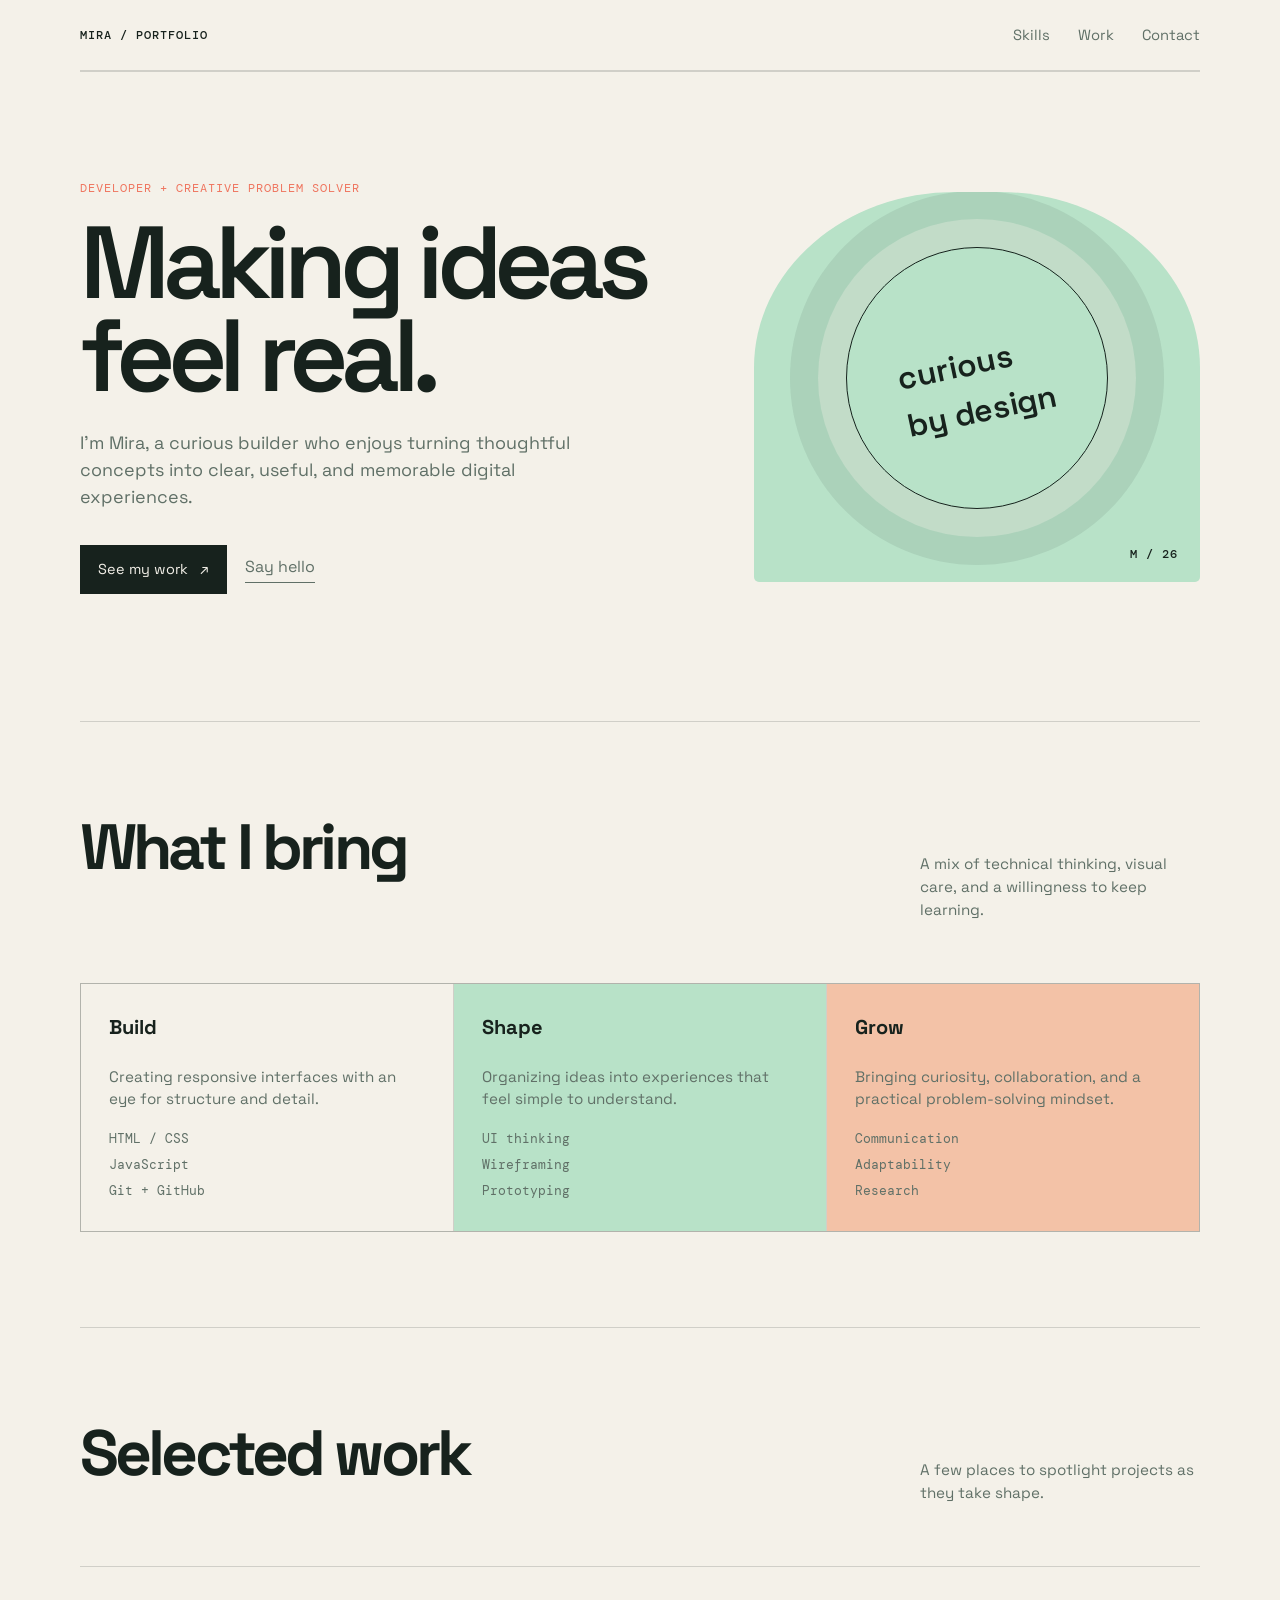
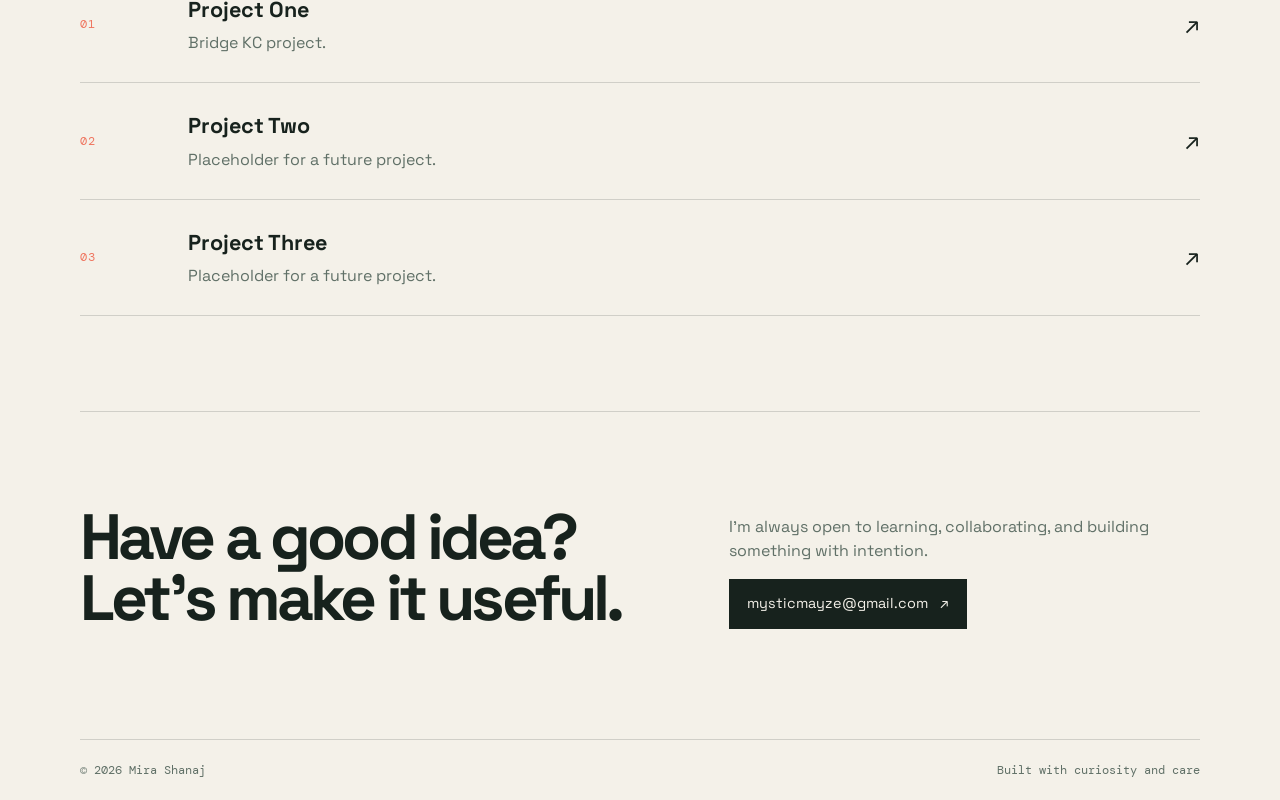
<file: index.html>
<!DOCTYPE html>
<html lang="en">
<head>
    <meta charset="UTF-8">
    <meta name="viewport" content="width=device-width, initial-scale=1.0">
    <meta name="description" content="Mira Shanaj's portfolio: a curious developer building useful digital experiences.">
    <title>Mira Shanaj | Developer Portfolio</title>
    <style>
        @import url('https://fonts.googleapis.com/css2?family=DM+Mono:wght@400;500&family=Space+Grotesk:wght@400;500;600;700&display=swap');

        :root {
            --ink: #17221d;
            --muted: #607067;
            --paper: #f4f1e9;
            --mint: #b8e2c8;
            --coral: #ef755f;
            --line: rgba(23, 34, 29, 0.16);
        }

        * { box-sizing: border-box; }

        html { scroll-behavior: smooth; }

        body {
            margin: 0;
            color: var(--ink);
            background: var(--paper);
            font-family: 'Space Grotesk', sans-serif;
            line-height: 1.5;
        }

        a { color: inherit; text-decoration: none; }

        .shell { width: min(1120px, calc(100% - 40px)); margin: 0 auto; }

        header {
            display: flex;
            align-items: center;
            justify-content: space-between;
            padding: 24px 0;
            border-bottom: 1px solid var(--line);
        }

        .mark, .eyebrow, .project-number {
            font-family: 'DM Mono', monospace;
            font-size: 0.78rem;
            letter-spacing: 0.08em;
            text-transform: uppercase;
        }

        .mark { font-weight: 500; }

        nav { display: flex; gap: 28px; color: var(--muted); font-size: 0.92rem; }
        nav a:hover { color: var(--coral); }

        .hero {
            min-height: 650px;
            display: grid;
            grid-template-columns: 1.15fr 0.85fr;
            align-items: center;
            gap: 70px;
            padding: 90px 0 110px;
        }

        .eyebrow { color: var(--coral); margin: 0 0 18px; }

        h1, h2, h3, p { margin-top: 0; }

        h1 {
            max-width: 700px;
            margin-bottom: 28px;
            font-size: clamp(3.7rem, 8vw, 7.8rem);
            line-height: 0.91;
            letter-spacing: -0.07em;
            font-weight: 600;
        }

        .hero-copy { max-width: 500px; color: var(--muted); font-size: 1.12rem; }

        .actions { display: flex; align-items: center; gap: 18px; margin-top: 34px; }

        .button {
            display: inline-flex;
            align-items: center;
            gap: 12px;
            padding: 13px 17px;
            border: 1px solid var(--ink);
            background: var(--ink);
            color: var(--paper);
            font-size: 0.9rem;
            transition: transform 180ms ease, background 180ms ease;
        }

        .button:hover { transform: translateY(-3px); background: var(--coral); border-color: var(--coral); }
        .text-link { color: var(--muted); border-bottom: 1px solid var(--muted); padding-bottom: 3px; }
        .text-link:hover { color: var(--coral); border-color: var(--coral); }

        .hero-art {
            position: relative;
            min-height: 390px;
            background: var(--mint);
            overflow: hidden;
            border-radius: 45% 45% 5px 5px;
        }

        .hero-art::before {
            content: '';
            position: absolute;
            width: 260px;
            height: 260px;
            top: 55px;
            left: 50%;
            transform: translateX(-50%);
            border: 1px solid var(--ink);
            border-radius: 50%;
            box-shadow: 0 0 0 28px rgba(244, 241, 233, 0.3), 0 0 0 56px rgba(23, 34, 29, 0.08);
        }

        .hero-art::after {
            content: 'M / 26';
            position: absolute;
            right: 22px;
            bottom: 20px;
            font: 500 0.78rem 'DM Mono', monospace;
            letter-spacing: 0.08em;
        }

        .orbit-label { position: absolute; top: 50%; left: 50%; transform: translate(-50%, -50%) rotate(-12deg); font-size: 2rem; font-weight: 600; }

        section { padding: 95px 0; border-top: 1px solid var(--line); }

        .section-heading { display: flex; justify-content: space-between; align-items: baseline; margin-bottom: 46px; }
        h2 { font-size: clamp(2.3rem, 5vw, 4.4rem); line-height: 0.95; letter-spacing: -0.06em; margin-bottom: 0; }
        .section-note { max-width: 280px; color: var(--muted); font-size: 0.95rem; }

        .skills { display: grid; grid-template-columns: repeat(3, 1fr); gap: 1px; background: var(--line); border: 1px solid var(--line); }
        .skill { min-height: 200px; padding: 28px; background: var(--paper); }
        .skill:nth-child(2) { background: var(--mint); }
        .skill:nth-child(3) { background: #f3c2a7; }
        .skill h3 { font-size: 1.25rem; margin-bottom: 24px; }
        .skill p { color: var(--muted); font-size: 0.95rem; }
        .skill ul { list-style: none; margin: 0; padding: 0; color: var(--muted); font: 0.8rem 'DM Mono', monospace; line-height: 2; }

        .projects { display: grid; gap: 0; }
        .project { display: grid; grid-template-columns: 80px 1fr 120px; gap: 28px; align-items: center; padding: 27px 0; border-bottom: 1px solid var(--line); }
        .project:first-child { border-top: 1px solid var(--line); }
        .project-number { color: var(--coral); }
        .project h3 { margin: 0 0 5px; font-size: 1.35rem; }
        .project p { margin: 0; color: var(--muted); }
        .project-arrow { justify-self: end; font-size: 1.5rem; transition: transform 180ms ease; }
        .project:hover .project-arrow { transform: translate(5px, -5px); color: var(--coral); }

        .contact { display: grid; grid-template-columns: 1fr 0.8fr; gap: 60px; align-items: end; padding-bottom: 110px; }
        .contact h2 { max-width: 650px; }
        .contact-copy { color: var(--muted); }
        footer { display: flex; justify-content: space-between; gap: 20px; padding: 22px 0; border-top: 1px solid var(--line); color: var(--muted); font: 0.75rem 'DM Mono', monospace; }

        @media (max-width: 760px) {
            .shell { width: min(100% - 28px, 560px); }
            header { padding: 18px 0; }
            nav { gap: 14px; font-size: 0.8rem; }
            .hero { display: flex; flex-direction: column; align-items: stretch; gap: 48px; padding: 70px 0 80px; }
            h1 { font-size: clamp(3.6rem, 18vw, 6rem); }
            .hero-art { min-height: 280px; }
            section { padding: 70px 0; }
            .section-heading, .contact { display: block; }
            .section-note { margin-top: 18px; }
            .skills { grid-template-columns: 1fr; }
            .skill { min-height: auto; }
            .project { grid-template-columns: 42px 1fr 25px; gap: 12px; }
            .project p { font-size: 0.88rem; }
            .contact-copy { margin: 22px 0 30px; }
            footer { display: block; }
            footer span { display: block; margin-top: 8px; }
        }
    </style>
</head>
<body>
    <div class="shell">
        <header>
            <a class="mark" href="#top">Mira / portfolio</a>
            <nav aria-label="Main navigation">
                <a href="#skills">Skills</a>
                <a href="#work">Work</a>
                <a href="#contact">Contact</a>
            </nav>
        </header>

        <main id="top">
            <section class="hero">
                <div>
                    <p class="eyebrow">Developer + creative problem solver</p>
                    <h1>Making ideas feel real.</h1>
                    <p class="hero-copy">I’m Mira, a curious builder who enjoys turning thoughtful concepts into clear, useful, and memorable digital experiences.</p>
                    <div class="actions">
                        <a class="button" href="#work">See my work <span aria-hidden="true">↗</span></a>
                        <a class="text-link" href="mailto:mysticmayze@gmail.com">Say hello</a>
                    </div>
                </div>
                <div class="hero-art" aria-label="Abstract graphic with the letter M">
                    <div class="orbit-label">curious<br>by design</div>
                </div>
            </section>

            <section id="skills">
                <div class="section-heading">
                    <h2>What I bring</h2>
                    <p class="section-note">A mix of technical thinking, visual care, and a willingness to keep learning.</p>
                </div>
                <div class="skills">
                    <article class="skill">
                        <h3>Build</h3>
                        <p>Creating responsive interfaces with an eye for structure and detail.</p>
                        <ul><li>HTML / CSS</li><li>JavaScript</li><li>Git + GitHub</li></ul>
                    </article>
                    <article class="skill">
                        <h3>Shape</h3>
                        <p>Organizing ideas into experiences that feel simple to understand.</p>
                        <ul><li>UI thinking</li><li>Wireframing</li><li>Prototyping</li></ul>
                    </article>
                    <article class="skill">
                        <h3>Grow</h3>
                        <p>Bringing curiosity, collaboration, and a practical problem-solving mindset.</p>
                        <ul><li>Communication</li><li>Adaptability</li><li>Research</li></ul>
                    </article>
                </div>
            </section>

            <section id="work">
                <div class="section-heading">
                    <h2>Selected work</h2>
                    <p class="section-note">A few places to spotlight projects as they take shape.</p>
                </div>
                <div class="projects">
                    <a class="project" href="https://mirathemystical.github.io/brigde-kc-/" target="_blank" rel="noopener noreferrer"><span class="project-number">01</span><span><h3>Project One</h3><p>Bridge KC project.</p></span><span class="project-arrow" aria-hidden="true">↗</span></a>
                    <a class="project" href="#contact"><span class="project-number">02</span><span><h3>Project Two</h3><p>Placeholder for a future project.</p></span><span class="project-arrow" aria-hidden="true">↗</span></a>
                    <a class="project" href="#contact"><span class="project-number">03</span><span><h3>Project Three</h3><p>Placeholder for a future project.</p></span><span class="project-arrow" aria-hidden="true">↗</span></a>
                </div>
            </section>

            <section class="contact" id="contact">
                <h2>Have a good idea?<br>Let’s make it useful.</h2>
                <div>
                    <p class="contact-copy">I’m always open to learning, collaborating, and building something with intention.</p>
                    <a class="button" href="mailto:mysticmayze@gmail.com">mysticmayze@gmail.com <span aria-hidden="true">↗</span></a>
                </div>
            </section>
        </main>

        <footer><span>© 2026 Mira Shanaj</span><span>Built with curiosity and care</span></footer>
    </div>
</body>
</html>
</file>
